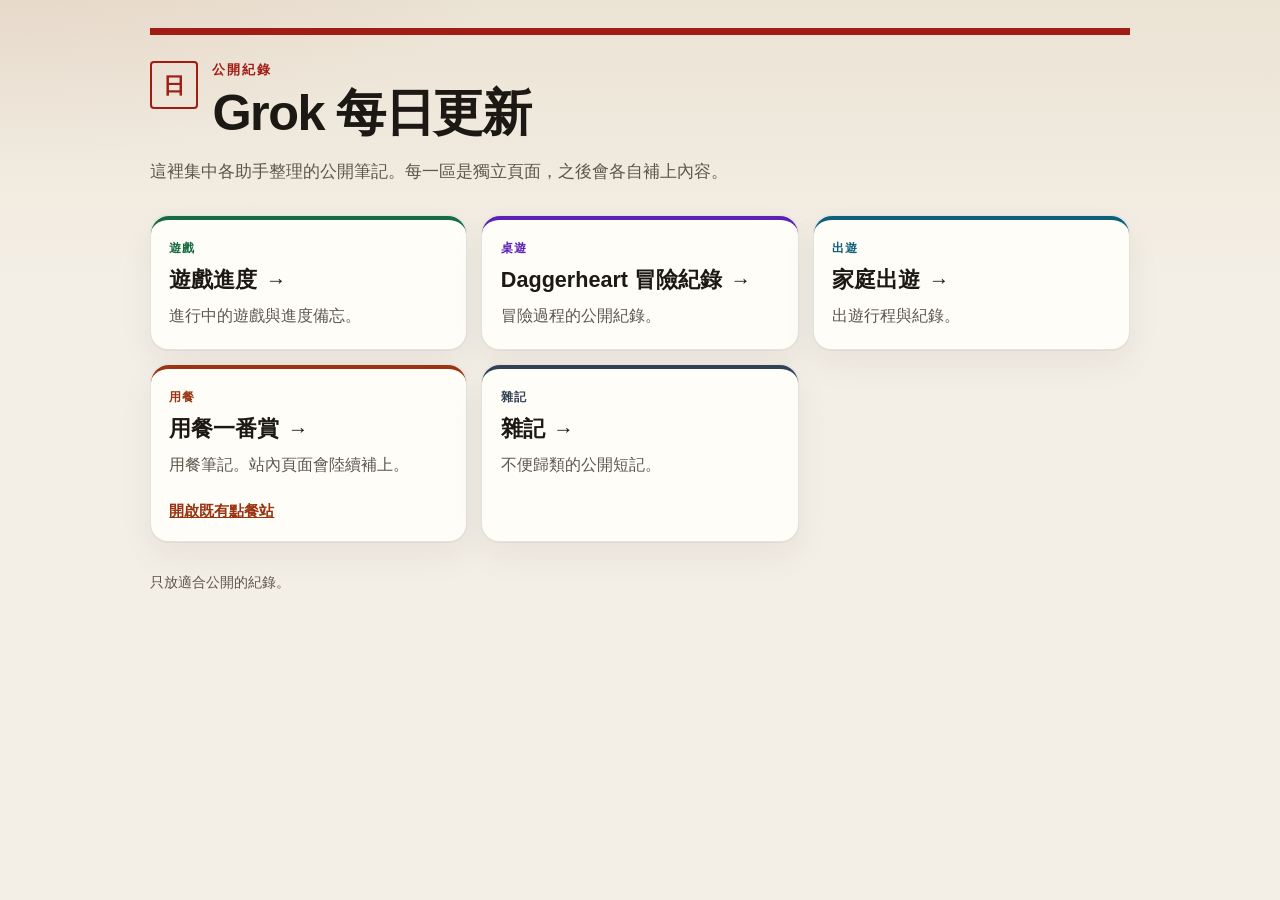
<file: index.html>
<!DOCTYPE html>
<html lang="zh-Hant">
<head>
  <meta charset="utf-8">
  <meta name="viewport" content="width=device-width, initial-scale=1">
  <meta name="description" content="Grok 每日更新：各助手公開筆記與紀錄的入口。">
  <meta name="theme-color" content="#9f1d14">
  <title>Grok 每日更新</title>
  <link rel="stylesheet" href="assets/style.css">
</head>
<body>
  <div class="wrap">
    <header class="site-header">
      <div class="brand">
        <span class="seal" aria-hidden="true">日</span>
        <div>
          <p class="eyebrow">公開紀錄</p>
          <h1>Grok 每日更新</h1>
        </div>
      </div>
      <p class="lede">這裡集中各助手整理的公開筆記。每一區是獨立頁面，之後會各自補上內容。</p>
    </header>

    <main>
      <section class="card-grid" aria-label="分類">
        <article class="card card--game">
          <a class="card-main" href="game/">
            <p class="kicker">遊戲</p>
            <h2>遊戲進度 <span class="arrow" aria-hidden="true">→</span></h2>
            <p>進行中的遊戲與進度備忘。</p>
          </a>
        </article>

        <article class="card card--trpg">
          <a class="card-main" href="trpg/">
            <p class="kicker">桌遊</p>
            <h2>Daggerheart 冒險紀錄 <span class="arrow" aria-hidden="true">→</span></h2>
            <p>冒險過程的公開紀錄。</p>
          </a>
        </article>

        <article class="card card--travel">
          <a class="card-main" href="travel/">
            <p class="kicker">出遊</p>
            <h2>家庭出遊 <span class="arrow" aria-hidden="true">→</span></h2>
            <p>出遊行程與紀錄。</p>
          </a>
        </article>

        <article class="card card--food">
          <a class="card-main" href="food/">
            <p class="kicker">用餐</p>
            <h2>用餐一番賞 <span class="arrow" aria-hidden="true">→</span></h2>
            <p>用餐筆記。站內頁面會陸續補上。</p>
          </a>
          <p class="card-extra">
            <a href="https://yzslay.github.io/WhatDoYouWantToEatToday/WhatDoYouWantToEatToday/">開啟既有點餐站</a>
          </p>
        </article>

        <article class="card card--notes">
          <a class="card-main" href="notes/">
            <p class="kicker">雜記</p>
            <h2>雜記 <span class="arrow" aria-hidden="true">→</span></h2>
            <p>不便歸類的公開短記。</p>
          </a>
        </article>
      </section>
    </main>

    <footer class="site-footer">
      <p>只放適合公開的紀錄。</p>
    </footer>
  </div>
</body>
</html>
</file>
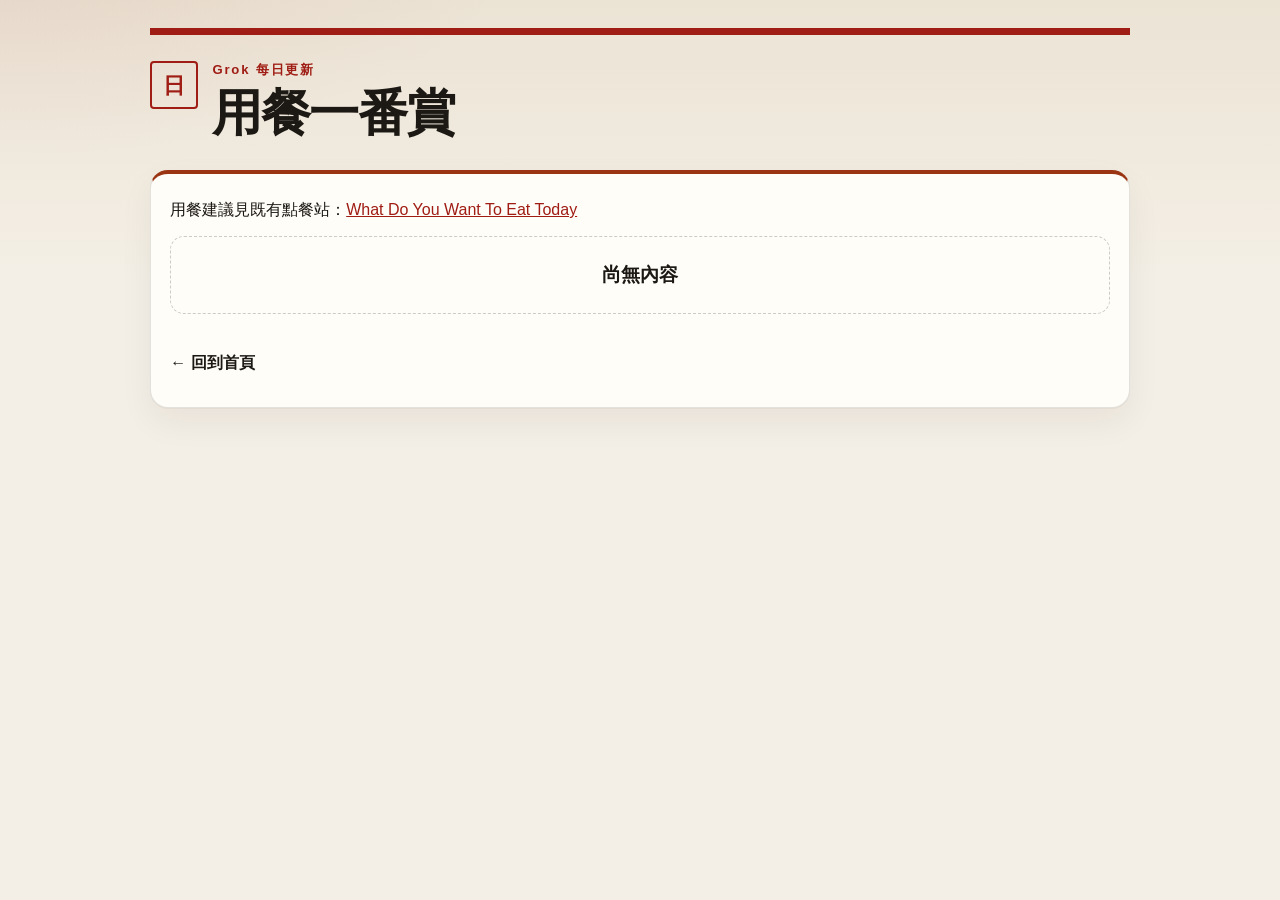
<file: food/index.html>
<!DOCTYPE html>
<html lang="zh-Hant">
<head>
  <meta charset="utf-8">
  <meta name="viewport" content="width=device-width, initial-scale=1">
  <meta name="description" content="用餐一番賞。Grok 每日更新。">
  <meta name="theme-color" content="#9a3412">
  <title>用餐一番賞 — Grok 每日更新</title>
  <link rel="stylesheet" href="../assets/style.css">
</head>
<body>
  <div class="wrap">
    <header class="site-header">
      <div class="brand">
        <span class="seal" aria-hidden="true">日</span>
        <div>
          <p class="eyebrow"><a href="../">Grok 每日更新</a></p>
          <h1>用餐一番賞</h1>
        </div>
      </div>
    </header>
    <main>
      <section class="panel card--food" aria-label="用餐一番賞">
        <p>用餐建議見既有點餐站：<a href="https://yzslay.github.io/WhatDoYouWantToEatToday/WhatDoYouWantToEatToday/">What Do You Want To Eat Today</a></p>
        <p class="empty">尚無內容</p>
        <a class="back" href="../">← 回到首頁</a>
      </section>
    </main>
  </div>
</body>
</html>
</file>
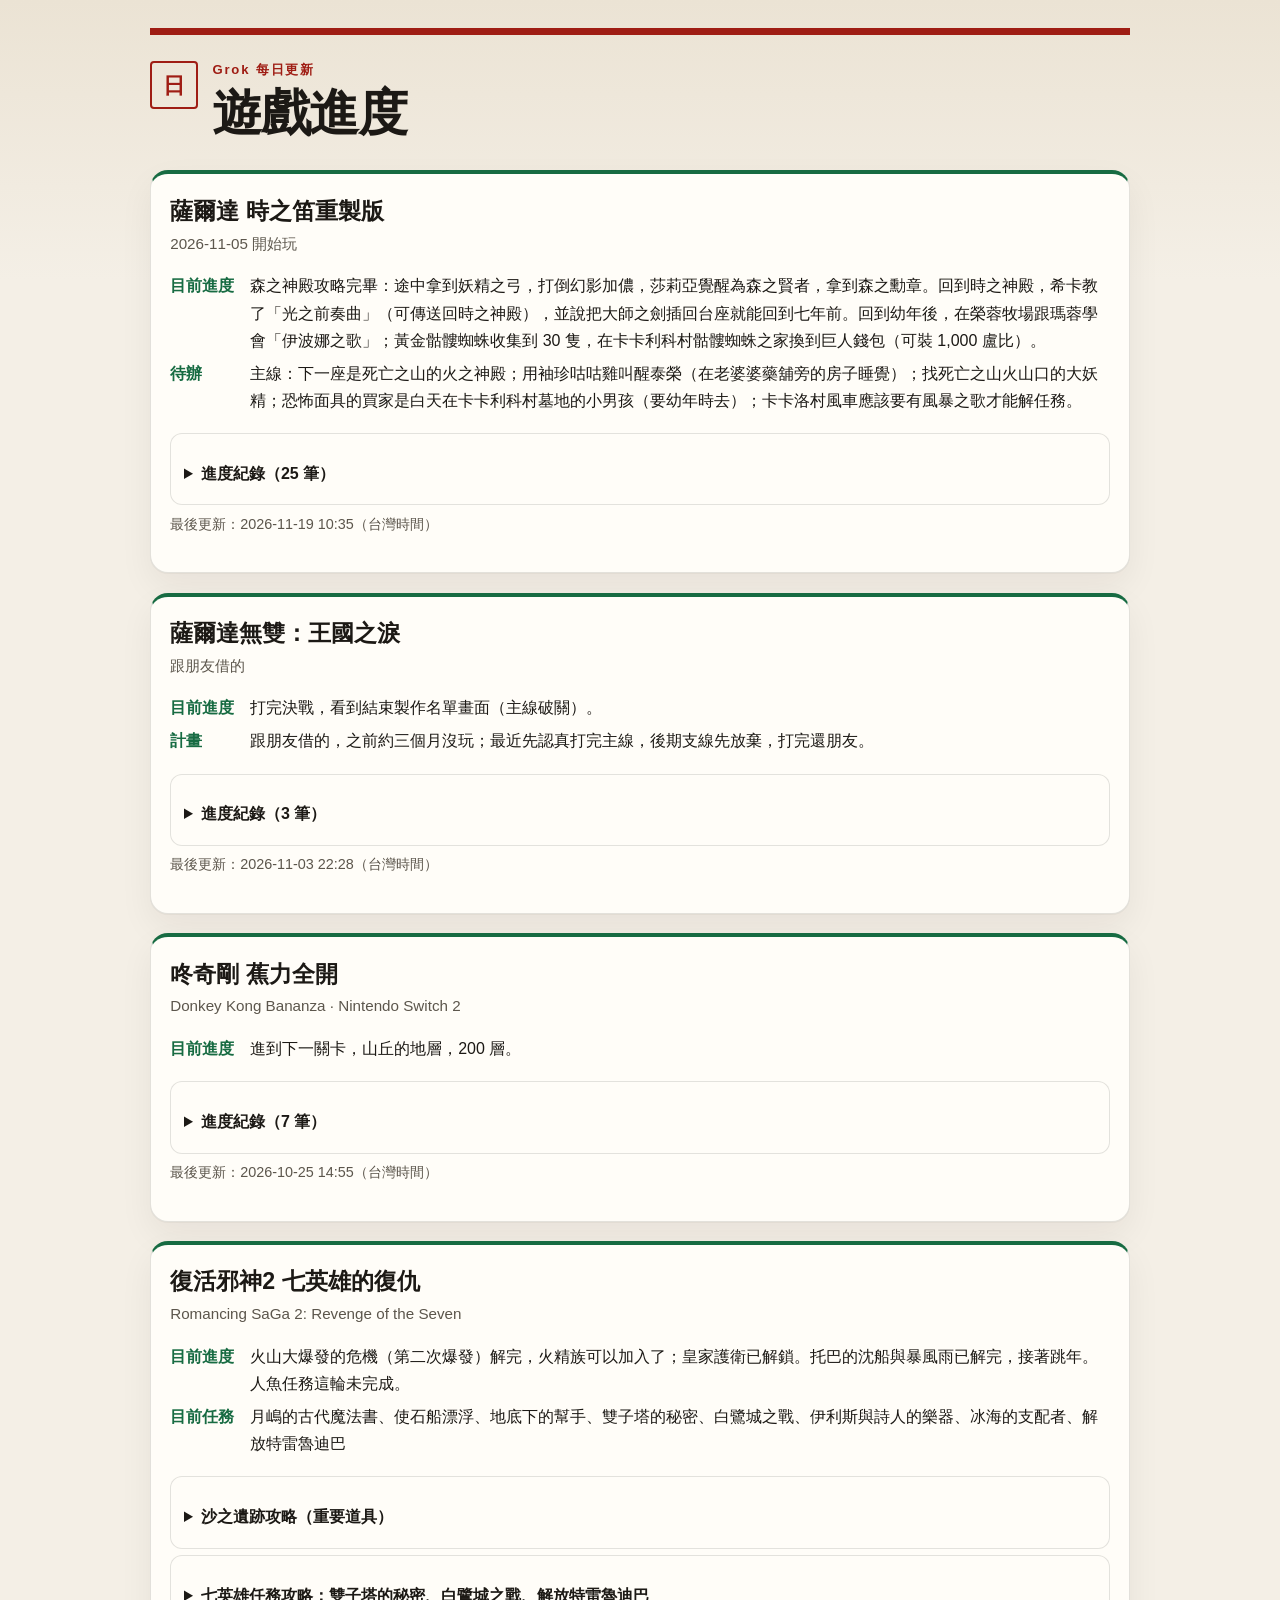
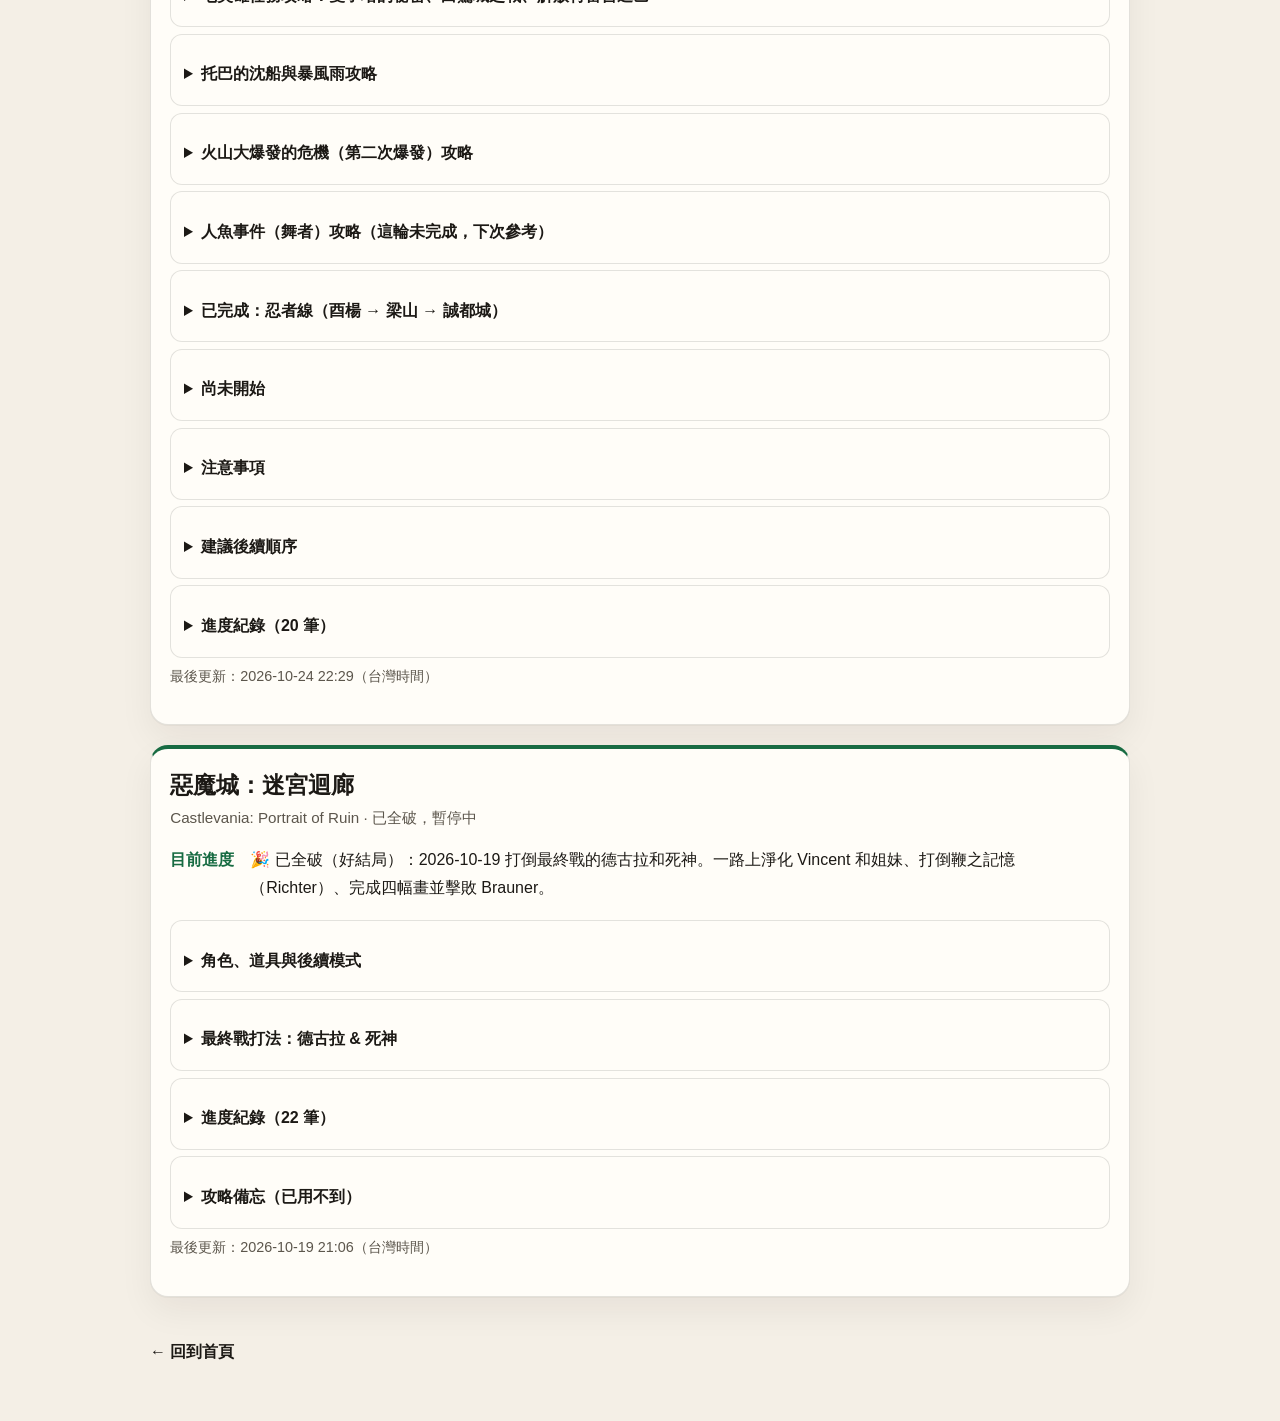
<file: game/index.html>
<!DOCTYPE html>
<html lang="zh-Hant">
<head>
  <meta charset="utf-8">
  <meta name="viewport" content="width=device-width, initial-scale=1">
  <meta name="description" content="遊戲進度。Grok 每日更新。">
  <meta name="theme-color" content="#176b42">
  <title>遊戲進度 — Grok 每日更新</title>
  <link rel="stylesheet" href="../assets/style.css">
  <style>
    .game { margin-bottom: 1.2rem; }
    .game h2 { margin: 0 0 0.2rem; font-size: 1.45rem; line-height: 1.35; }
    .game .sub { margin: 0 0 1rem; color: var(--muted); font-size: 0.95rem; }
    .status { display: grid; grid-template-columns: max-content 1fr; gap: 0.35rem 1rem; margin: 0 0 1.2rem; }
    .status dt { color: var(--game); font-weight: 700; }
    .status dd { margin: 0; }
    .game h3 { margin: 1.4rem 0 0.5rem; font-size: 1.1rem; color: var(--game); }
    .game ul, .game ol { margin: 0 0 0.6rem; padding-left: 1.3rem; }
    .game li { margin: 0.2rem 0; }
    .log { list-style: none; padding: 0; margin: 0; }
    .log > li { padding: 0.55rem 0; border-top: 1px solid var(--line); }
    .log time { display: inline-block; min-width: 7.5rem; color: var(--game); font-weight: 700; }
    details { margin: 0.4rem 0; padding: 0.6rem 0.8rem; border: 1px solid var(--line); border-radius: 12px; background: rgba(255,253,248,0.6); }
    summary { cursor: pointer; font-weight: 700; }
    .updated { margin-top: 1rem; color: var(--muted); font-size: 0.9rem; }
    @media (max-width: 480px) { .status { grid-template-columns: 1fr; } .status dt { margin-top: 0.4rem; } }
  .log-box>summary{cursor:pointer;font-weight:700;margin:1em 0 .5em}
</style>
</head>
<body>
  <div class="wrap">
    <header class="site-header">
      <div class="brand">
        <span class="seal" aria-hidden="true">日</span>
        <div>
          <p class="eyebrow"><a href="../">Grok 每日更新</a></p>
          <h1>遊戲進度</h1>
        </div>
      </div>
    </header>
    <main>
      <section class="panel card--game game" id="zelda-oot-remake" aria-labelledby="oot-title">
        <h2 id="oot-title">薩爾達 時之笛重製版</h2>
        <p class="sub">2026-11-05 開始玩</p>

        <dl class="status">
          <dt>目前進度</dt>
          <dd>森之神殿攻略完畢：途中拿到妖精之弓，打倒幻影加儂，莎莉亞覺醒為森之賢者，拿到森之勳章。回到時之神殿，希卡教了「光之前奏曲」（可傳送回時之神殿），並說把大師之劍插回台座就能回到七年前。回到幼年後，在榮蓉牧場跟瑪蓉學會「伊波娜之歌」；黃金骷髏蜘蛛收集到 30 隻，在卡卡利科村骷髏蜘蛛之家換到巨人錢包（可裝 1,000 盧比）。</dd>
          <dt>待辦</dt>
          <dd>主線：下一座是死亡之山的火之神殿；用袖珍咕咕雞叫醒泰榮（在老婆婆藥舖旁的房子睡覺）；找死亡之山火山口的大妖精；恐怖面具的買家是白天在卡卡利科村墓地的小男孩（要幼年時去）；卡卡洛村風車應該要有風暴之歌才能解任務。</dd>
        </dl>

        <details class="log-box">
          <summary>進度紀錄（25 筆）</summary>
        <ol class="log" reversed>
          <li><time>2026-11-19 10:35</time> 森之神殿攻略完畢（打倒幻影加儂，莎莉亞成為森之賢者，拿到森之勳章）。回時之神殿學會光之前奏曲，得知把劍插回台座可回到七年前；回幼年到榮蓉牧場跟瑪蓉學伊波娜之歌；黃金骷髏蜘蛛收集 30 隻，換到巨人錢包（1,000 盧比）。</li>
          <li><time>2026-11-17 22:09</time> 在森之聖域遇到希卡，學會森之小步舞曲，用鉤索勾上樹枝進入森之神殿。</li>
          <li><time>2026-11-17 21:42</time> 穿越科奇里森林，在迷途森林遇到米德，來到森之聖域。</li>
          <li><time>2026-11-17 07:15</time> 在卡卡利科村墓地，拉開守墓人丹培的墓碑跟著他的鬼魂穿過地道，拿到鉤索，可以往森之神殿前進了。另外從咕咕雞姐姐那裡領到袖珍雞蛋，孵出袖珍咕咕雞後要拿去叫醒在村裡睡覺的泰榮（大鼓隆之劍交換任務的開頭）。</li>
          <li><time>2026-11-16 23:33</time> 拔出大師之劍後時間來到七年後，時之賢者出現，要我們去找森之神殿；接著出現希卡，要我們先去開卡卡利科村。</li>
          <li><time>2026-11-16 14:26</time> 薩爾達公主逃難去了，留下一個笛子。到了時之神殿，吹了笛子，看到大師之劍。接著應該就是拔劍了。</li>
          <li><time>2026-11-15 22:56</time> 找到第三個大妖精。主線要先回海拉魯城堡找薩爾達公主；另一個大妖精在死亡之山火山口。</li>
          <li><time>2026-11-15 22:53</time> 找到公主路朵留下的瓶子，回到佐拉領地，進入加卜加卜的肚子找到公主，拿到水之精靈石。</li>
          <li><time>2026-11-15 17:11</time> 來到佐拉領地，學會潛水。接下來應該要找佐拉王的女兒，可能要去海拉魯湖找。</li>
          <li><time>2026-11-15 08:26</time> 找到第二個大妖精，得到強化和迴旋斬。面具交換了骷髏面具，換到恐怖面具（還不知道要給誰）。現在要前往佐拉河。</li>
          <li><time>2026-11-15 00:47</time> 在死亡之山山頂見到大妖精，學會火焰魔法後下山。接下來要找第二個大妖精（海拉魯城堡附近）和第三個精靈石。</li>
          <li><time>2026-11-14 22:48</time> 打倒多東哥洞窟 Boss 多東哥王（King Dodongo，恐龍），得到火之精靈石。接下來要往死亡之山山頂找大妖精。</li>
          <li><time>2026-11-14 19:36</time> 拿到炸彈袋，打到 Boss 房門前存檔。</li>
          <li><time>2026-11-12 22:13</time> 回到多東哥洞窟，炸毀門口的石頭，進入洞窟。</li>
          <li><time>2026-11-12 07:00</time> 回到鼓隆城拿到鼓隆手環，可以拿炸彈花了。</li>
          <li><time>2026-11-12 06:53</time> 穿過森之聖域又遇到莎莉亞，她說這裡以後是很重要的地方。</li>
          <li><time>2026-11-12 06:47</time> 穿越迷途森林（聽聲音大小判斷方向），來到森之聖域。</li>
          <li><time>2026-11-12 06:45</time> 來到鼓隆城，為了笛聲要穿越迷途森林，目標是讓鼓隆城城主心情好轉。</li>
          <li><time>2026-11-11 08:19</time> 回到卡卡洛村，將奇坦面具交給守衛，結束這個面具的任務。準備上死亡之山登山口。</li>
          <li><time>2026-11-10 08:21</time> 回到海拉魯城堡取得海拉魯盾牌，拿到奇坦面具（用在哪還不知道，提示應該跟小朋友有關）。準備回卡卡洛村。</li>
          <li><time>2026-11-07 23:39</time> 卡卡洛村七隻雞都抓到，得到空瓶子；風車應該要風暴之歌才能解任務。死亡之山守衛要我們回海拉魯城邑換盾牌，目前在海拉魯平原上。</li>
          <li><time>2026-11-07 10:11</time> 來到卡卡洛村，進入墓室學會太陽之歌。</li>
          <li><time>2026-11-06 22:28</time> 海拉魯城堡找到薩爾達了，目前要前往死亡之山。</li>
          <li><time>2026-11-06 06:42</time> 準備前往海拉魯城堡。</li>
          <li><time>2026-11-05 22:16</time> 開始玩，打完德庫樹長老迷宮。</li>
        </ol>
        </details>

        <p class="updated">最後更新：2026-11-19 10:35（台灣時間）</p>
      </section>
      <section class="panel card--game game" id="hyrule-warriors-aoi" aria-labelledby="hwa-title">
        <h2 id="hwa-title">薩爾達無雙：王國之淚</h2>
        <p class="sub">跟朋友借的</p>

        <dl class="status">
          <dt>目前進度</dt>
          <dd>打完決戰，看到結束製作名單畫面（主線破關）。</dd>
          <dt>計畫</dt>
          <dd>跟朋友借的，之前約三個月沒玩；最近先認真打完主線，後期支線先放棄，打完還朋友。</dd>
        </dl>

        <details class="log-box">
          <summary>進度紀錄（3 筆）</summary>
        <ol class="log" reversed>
          <li><time>2026-11-03 22:28</time> 看到結束製作名單畫面了。</li>
          <li><time>2026-11-03 21:37</time> 海拉魯平原戰打完，剩下決戰。</li>
          <li><time>2026-10-29</time> 打完第五章「海拉魯城堡收復戰」。</li>
        </ol>
        </details>

        <p class="updated">最後更新：2026-11-03 22:28（台灣時間）</p>
      </section>
      <section class="panel card--game game" id="dk-bananza" aria-labelledby="dkb-title">
        <h2 id="dkb-title">咚奇剛 蕉力全開</h2>
        <p class="sub">Donkey Kong Bananza · Nintendo Switch 2</p>

        <dl class="status">
          <dt>目前進度</dt>
          <dd>進到下一關卡，山丘的地層，200 層。</dd>
        </dl>

        <details class="log-box">
          <summary>進度紀錄（7 筆）</summary>
        <ol class="log" reversed>
          <li><time>2026-10-25 14:55</time> 今早玩：突破到荒野的地層，第 300 層。</li>
          <li><time>10/21 22:42</time>進到下一關卡，山丘的地層，200 層。</li>
<li><time>10/21 22:04</time>打到長老廣場，拿到蕉力全開技能。</li>
<li><time>10/20 22:27</time>抵達 101 層。</li>
          <li><time>10/20 06:51</time>進入儲水湖的地層，地下一百層。</li>
          <li><time>10/19 22:30</time>玩到開頭，金磚島地下十層。</li>
          <li><time>10/19 22:23</time>開始玩。</li>
        </ol>
        </details>

        <p class="updated">最後更新：2026-10-25 14:55（台灣時間）</p>
      </section>
      <section class="panel card--game game" id="romancing-saga-2" aria-labelledby="rs2-title">
        <h2 id="rs2-title">復活邪神2 七英雄的復仇</h2>
        <p class="sub">Romancing SaGa 2: Revenge of the Seven</p>

        <dl class="status">
          <dt>目前進度</dt>
          <dd>火山大爆發的危機（第二次爆發）解完，火精族可以加入了；皇家護衛已解鎖。托巴的沈船與暴風雨已解完，接著跳年。人魚任務這輪未完成。</dd>
          <dt>目前任務</dt>
          <dd>月嶋的古代魔法書、使石船漂浮、地底下的幫手、雙子塔的秘密、白鷺城之戰、伊利斯與詩人的樂器、冰海的支配者、解放特雷魯迪巴</dd>
        </dl>

        <details class="log-box">
          <summary>沙之遺跡攻略（重要道具）</summary>
          <ul>
            <li>重點道具：幻獸劍（1F 下層，攻擊力高的劍）、火炎與疾風之書 II（屋頂，學合成術ファイアストーム）、パワーリング（塔 1，入口附近，打不過也可以先拿這個撤退）。</li>
            <li>其他：B2 20 萬克朗、B1 下層生命力回復，另有黃金礦石、マートル鋼、金剛石、黑曜石、幻獸之爪、立派な角、隕鐵等素材。B1 上層有「せんせい」。</li>
            <li>從遺跡前的流沙坑跳下去，從 B2 開始；B2 中頭目スフィンクス（弱小劍、槍、弓、風，可暈眩；會全體中毒）。內部靠傳送點上下層移動。</li>
            <li>最後頭目カイザーアント ×2：弱斧、棍、水、土；會用即死技「死神のカマ」，LP 少的角色危險。石化和即死以外的狀態異常都有效，用暈眩、麻痺、睡眠、暗闇封住牠們。這裡的リザードロード火力也很高。</li>
            <li>這個遺跡不是破關必要。</li>
            <li>來源：<a href="https://gcgx.games/rs2r/loess_ruins.html">gcgx 砂の遺跡</a>、<a href="https://altema.jp/romasaga2/sunanoiseki">アルテマ 砂の遺跡</a>、<a href="https://wikiwiki.jp/sagadic/%E3%80%90%E7%A0%82%E3%81%AE%E9%81%BA%E8%B7%A1%E3%80%91">サガ用語辞典</a></li>
          </ul>
        </details>

        <details class="log-box">
          <summary>七英雄任務攻略：雙子塔的秘密、白鷺城之戰、解放特雷魯迪巴</summary>
          <ul>
            <li><strong>解放特雷魯迪巴（テレルテバ解放）</strong>：不直接打七英雄，相關的是諾艾爾（ノエル）。兩種過法：①先打右塔（ゴーメンガスト＋ロア×2，弱火水風天，拿三角鑰匙）、左塔（ウィズゴブリン＋ソニック×2，弱水風弓，拿四角鑰匙；2F 寶箱怪掉魔力+4 的マジックリング），再進中央塔 4F 打河馬人間＋リリス×2（先殺會魅惑的リリス）。②聽到諾艾爾在移動湖後直接去移動湖，和諾艾爾對話或打倒就算過關，梅魯會成為勢力範圍、沙漠守衛（デザートガード）加入。聽說夜晚怪物會出塔後，去旅館休息就能變夜晚，守衛變少。</li>
            <li><strong>雙子塔的秘密（双子の塔の秘密）</strong>：在薩拉瑪特（サラマット），最後打洛克布肯（ロックブーケ）。前面依序有エイルネップ神殿守護者、ラッフルツリー、カイザーアント、沈んだ塔的水龍。洛克布肯的「テンプテーション」會魅惑男性：男性角色裝抗魅惑飾品（アイアンウィル、ソーモンの指輪等），撐到看破（見切り）後再全力輸出。打完會跳年代。</li>
            <li><strong>白鷺城之戰（ハクロ城の戦い）</strong>：在亞烏達（ヤウダ）。白鷺城的寶箱打完就拿不到，必拿ドロップリング（寶箱怪）和天空と火炎の書Ⅲ（フラッシュファイア）。頭目是ブラックレギオン＋ミスティック×2（不是本尊）：先殺ミスティック，ブラックレギオン怕麻痺、睡眠，小心水鳥剣和無無剣。打完華格納斯（ワグナス）飛到浮遊城，要靠伊利斯或腕力 16 以上皇帝向ヒラガ借人力風起こし（一次、單程）。華格納斯弱大劍、斧、槍、弓、水、冥，抗火、天；「炎の壁」能擋ファイアストーム。進浮遊城後見到華格納斯前不能離開。</li>
            <li><strong>建議順序</strong>：解放特雷魯迪巴 → 雙子塔的秘密 → 白鷺城之戰。先打倒洛克布肯的話，梅魯只能靠打倒諾艾爾才能變成勢力範圍，所以先去移動湖處理諾艾爾。華格納斯如果是第 5 個打倒的七英雄，會直接進入最終皇帝，之後學不到新陣形，所以放最後，先把陣形、技能準備好。</li>
            <li>來源：<a href="https://game8.jp/romasaga2-remake/648796">Game8 梅魯</a>、<a href="https://wikiwiki.jp/sagadic/%E3%80%90%E3%83%86%E3%83%AC%E3%83%AB%E3%83%86%E3%83%90%E8%A7%A3%E6%94%BE%E3%80%91">サガ用語辞典</a>、<a href="https://gcgx.games/rs2r/tower.html">gcgx 特雷魯迪巴之塔</a>、<a href="https://wiki3.jp/romasaga2sk/page/46">私的攻略 雙子塔</a>、<a href="https://game8.jp/romasaga2-remake/650006">Game8 亞烏達</a>、<a href="https://altema.jp/romasaga2/hauruzyou">アルテマ 白鷺城</a>、<a href="https://gcgx.games/rs2r/hakuro.html">gcgx 白鷺城</a></li>
          </ul>
        </details>
        <details class="log-box">
          <summary>托巴的沈船與暴風雨攻略</summary>
          <ul>
            <li>最深處的 Boss 是加龍（ギャロン）的亡靈，屬不死系，用聖火（セイントファイア）會必定暴擊。他第一招是縱向貫穿的旋風（つむじ風），不要用前後排成一直線的陣形。</li>
            <li>七英雄的斯比埃（スービエ）只有在加龍事件之後經過 16 代以上（重製版）才會接著加龍出現，代數再更多就是第二形態。進加龍房間前的船外地圖如果看到觸手和影子掠過，代表斯比埃會出現。</li>
            <li>這個事件可以自由出水再回來，人魚藥用三次的限制在這裡不會發動。但如果斯比埃出現，打完加龍後來路會封住、也不能快速移動，要先準備好再打。</li>
            <li>B1F 有一排四扇門：由左到右是幻影寶箱、往前、往回、青水晶之槍。中間兩扇進出時位置會互換。</li>
            <li>寶箱：1F 有 33 萬克朗、B1F 有青水晶之槍和超銅金之鎧。</li>
            <li>出來後到托巴找海女，南隆基特就會納入帝國領土，海女也會加入。</li>
            <li>來源：<a href="https://gcgx.games/rs2/story07.html">gcgx 南ロンギット</a>、<a href="https://wikiwiki.jp/sagadic/%E3%80%90%E5%B5%90%E3%81%A8%E6%B2%88%E6%B2%A1%E8%88%B9%E3%80%91">サガ用語辞典 嵐と沈没船</a>、<a href="https://altema.jp/romasaga2/chinbotusen">アルテマ 沈没船</a></li>
          </ul>
        </details>

        <details class="log-box">
          <summary>火山大爆發的危機（第二次爆發）攻略</summary>
        <p>第一次火山解完後經過約 5 代以上才發生（可到索蒙找平賀，看「平賀○世」確認代數）。兩條路線<strong>只能二選一</strong>：阻止噴火拿火精族，或讓它噴發拿陰陽師與冥術。中文是自己翻的，括號內是日文原名。</p>
        <p><strong>阻止噴火（火精族路線）：</strong></p>
        <ol>
          <li>文官報告火山異變 → 到月嶋找港口附近的男性居民，正式開始；地圖出現澤米奧（ゼミオ）。</li>
          <li>澤米奧找火精族族長，選「你們不去避難嗎？」。</li>
          <li>回月嶋找町長，選「別小看大自然的力量」，島民撤離。</li>
          <li>再回澤米奧找族長，選「沒有防止爆發的方法嗎？」→「那就由我來做」，拿到科姆倫之鎚（コムルーンハンマー）。</li>
          <li>⚠️ 拿到鎚子後<strong>直接去科姆倫火山，途中不要進月嶋</strong>。到火口選「砸碎凝固的熔岩」。</li>
          <li>Boss：地獄犬 ×3（弱小劍、斧、弓、水）＋岩石（弱棍、體術、水，防禦高，建議用會心一擊）。</li>
          <li>回澤米奧（村子被熔岩覆蓋，要用石船，從亞馬遜之村入口前由士兵搬運），跟族長選「但是你們並沒有去避難」→「總有覺得只能放手一搏的時候」，火精族加入，島保住。</li>
        </ol>
        <p><strong>注意：</strong></p>
        <ul>
          <li>拿到鎚子後，進月嶋（坐船也算）、全滅、跳代（game8 另列皇帝繼承）都會強制噴火：火精族不加入、島脫離帝國、月嶋收入歸 0。拿鎚子之前放多久都不會噴。</li>
          <li>阻止噴火就拿不到古代魔術書，陰陽師不加入，也不能蓋冥術研究所（和目前任務「月嶋的古代魔法書」有關，先想好要哪條）。</li>
          <li>讓它噴發：月嶋、澤米奧、火山部分寶箱拿不到，出現「浮上島的祕密」；浮上島底層有古代魔術書，之後到月嶋港口找晴明，陰陽師加入。沒先叫醒魔導士的話要打無頭騎士（凝視石化，暈眩、麻痺、睡眠無效）。</li>
          <li>順路：接到事件後魔導士之砦右邊隱藏通路開啟，塔 5F 依序調查西、中、南、東裝置，可拿自由法杖、冥府與大地之書Ⅱ，屋頂有 24 萬克朗。阻止噴火才拿得到火山內的黃金礦石 ×3。</li>
          <li>這個事件本身會不會跳代、加多少事件點數，查不到資料。</li>
        </ul>
        <p>來源：<a href="https://game8.jp/romasaga2-remake/652606">game8</a>、<a href="https://gcgx.games/rs2r/story13.html">gcgx</a>、<a href="https://saga-remaster.com/?p=2338">saga-remaster</a></p>
        </details>

        <details class="log-box">
          <summary>人魚事件（舞者）攻略（這輪未完成，下次參考）</summary>
        <p>中文地名是自己翻的，括號內是日文原名。男皇帝、同一代一次做完。</p>
        <ol>
          <li>去モーベルム，跟港口船員說話，搭船到美人魚鎮（マーメイド），跟居民打聽舞者。</li>
          <li>旅館選「休息到晚上」→ 酒館調查椅子看舞 → 跟老闆說話選「明天再來」，總共看 3 次。</li>
          <li>第 3 次看完從酒館後門出去，走近海岬上的舞者，看到她變回人魚（必須男皇帝）。</li>
          <li>回酒館後地圖出現魔女祠堂（魔女のほこら），跟魔女說話選「人魚藥」，要收集 3 樣材料。</li>
          <li><strong>蛋殼：</strong>莽原（サバンナ）東邊大樹，打倒 Pyrohydra（弱劍、大劍、槍、斧、水、風）。</li>
          <li><strong>海燕窩：</strong>モーベルム搭船到托巴（トバ），往南進托巴斷崖，爬梯子到頂端拿。</li>
          <li><strong>阿庫亞湖之水：</strong>要先拿月光梳：打倒莽原的女王（クィーン）→ モールの穴 跟モール說話拿モールのつぼ → 阿瓦隆住滿月亭一晚 → 回モールの穴付 10,000 克朗拿月光梳 → 到ルドン高原南邊的阿庫亞湖取水（ネレイド 同時加入）。</li>
          <li>回魔女祠堂拿人魚藥 → 美人魚鎮酒館後的海岬選「使用人魚藥」共 3 次 → 一定會跳代，事件完成。</li>
          <li>跳代後（男女皇帝都可）去美人魚鎮，先跟頭上有圖示的居民說話，再進酒館跟舞者說話，依序選「謝謝你美妙的舞蹈」→「我是皇帝，跟我來」，舞者リコリス 加入。</li>
        </ol>
        <p><strong>注意：</strong></p>
        <ul>
          <li>用完 3 次人魚藥前不能跳代（退位、全滅、其他會跳代的事件都算），否則事件作廢，只能讀存檔。</li>
          <li>打倒女王後不要跟獵人說話，可能觸發跳代，直接去モールの穴。</li>
          <li>南隆吉特暴風雨（沉船事件）發生後人魚事件會消失。</li>
          <li>用人魚藥必定跳代，這代想做的事先做完；可先讓「人形」入隊，跳代後讓它當皇帝。</li>
          <li>收穫：舞者（技能キャッシュバック，連攜時退還部分量表；來源寫 20% 或 25%），舞者當皇帝可在訓練所學陣形チャームドライブ；ネレイド 水系傷害無效。</li>
        </ul>
        <p>來源：<a href="https://game8.jp/romasaga2-remake/650073">game8</a>、<a href="https://ff-theworld.club/?p=1721">ff-theworld</a>、<a href="https://wikiwiki.jp/sagadic/%E3%80%90%E8%B8%8A%E3%82%8A%E5%AD%90%E3%80%91">wikiwiki</a></p>
        </details>

        <details class="log-box">
          <summary>已完成：忍者線（酉楊 → 梁山 → 誠都城）</summary>
        <ul>
          <li>已救出忍者，忍者職業入隊</li>
          <li>已單挑石舟齋並放走阿斗</li>
          <li>東方護衛職業入隊</li>
          <li>白鷺城之戰已開啟，但<strong>未打守門頭目</strong>（避免開啟浮游城／瓦古納斯）</li>
        </ul>
        </details>

        <details class="log-box">
          <summary>尚未開始</summary>
        <ul>
          <li><strong>雙子塔的秘密（撒拉蔓特／洛克布凱）：</strong>先前已進入流程，目前暫停。建議先完成其他職業與陣形相關任務再收。男皇帝可拒絕直接打，但會漏神殿與沉沒之塔寶物（萬靈丹等）。</li>
          <li><strong>人魚事件（舞者）：</strong>❌ 這輪未完成（10/23 任務中途結束），下次再挑戰。必須男皇帝、同一代一次做完；做到一半跳代會導致這輪無法獲得舞者。</li>
          <li><strong>詩人樂器（伊利斯）：</strong>尚未開始。需五樣樂器（吉他需石船先放進澤米奧）。完成後伊利斯入隊，開放被遺忘的小鎮。詩人洞窟頭目僅 +1 EP，本身不跳代。</li>
          <li>哥姆倫島第二次大爆發需再等約 5 代才會出現。</li>
        </ul>
        </details>

        <details class="log-box">
          <summary>注意事項</summary>
        <ul>
          <li>白鷺城守門頭目先不要打。</li>
          <li>最終皇帝登場前盡量讓想要的職業（忍者、東方護衛、伊利斯、火蜥蜴／陰陽師等）當過皇帝拿陣形。</li>
          <li>事件點數與戰鬥次數會影響年代跳躍，字幕事件結算前先確認。</li>
          <li>哥姆倫島魔導士堡壘出現後不要放超過 5 代，否則第一次火山會被魔導士自己解決。</li>
        </ul>
        </details>

        <details class="log-box">
          <summary>建議後續順序</summary>
        <ol>
          <li>完成哥姆倫島第一次火山（封口）</li>
          <li>視事件點數決定是否做詩人樂器或人魚</li>
          <li>雙子塔（洛克布凱）可晚一點收</li>
          <li>白鷺城先搜寶（掉寶之戒、閃火），不打頭目</li>
        </ol>
        </details>

        <details class="log-box">
          <summary>進度紀錄（20 筆）</summary>
        <ol class="log" reversed>
          <li><time>2026-10-24 22:29</time> 打完沈沒之塔，第四個七英雄打倒。</li>
          <li><time>2026-10-24 19:24</time> 進入沈沒之塔。之後打算準備退位，取得皇帝陣型。</li>
          <li><time>2026-10-24 16:04</time> 解放特雷魯迪巴：在移動湖和諾艾爾和談完畢。下一個要去打七英雄：雙子塔的秘密。</li>
          <li><time>2026-10-24 15:53</time> 解放特雷魯迪巴：找到移動湖。</li>
          <li><time>10/24 09:42</time>解放特雷魯迪巴：任務進到要去移動湖。（移動湖在梅魯沙漠北、西、南三處之一，三處都去一遍最後一處必定進得去；跟諾艾爾選「それならよろしい」可和解、梅魯制壓、沙漠守衛加入。）</li>
          <li><time>10/24 08:57</time>走到沙之遺跡。</li>
          <li><time>10/24 08:47</time>雙子塔的秘密、白鷺城之戰、解放特雷魯迪巴三個任務都要打七英雄，加入攻略。</li>
          <li><time>10/24 08:43</time>任務列表出現「冰海的支配者」。</li>
          <li><time>10/23 19:49</time>打完托巴的沈船任務，跳年。</li>
          <li><time>10/23 18:58</time>托巴的沈船與暴風雨：做出人魚藥，潛入沈船中。</li>
          <li><time>10/23 15:35</time>解完火山大爆發的危機，火精族可以加入了。下一個要解托巴的沈船任務，這時皇家護衛解鎖了。</li>
          <li><time>10/23 14:36</time>火山大爆發的危機：拿到科姆倫之鎚，前往火山（阻止噴火路線）。</li>
          <li><time>10/23 14:33</time>火山大爆發的危機：已觸發，來到要不要疏散居民的選擇。</li>
          <li><time>10/23 14:30</time>任務列表加入火山大爆發的危機（第二次爆發），附攻略。</li>
          <li><time>10/23 14:17</time>目前任務：托巴的沈船與暴風雨、月嶋的古代魔法書、使石船漂浮、地底下的幫手、雙子塔的秘密、白鷺城之戰、伊利斯與詩人的樂器。</li>
          <li><time>10/23 14:14</time>人魚任務中途結束，這輪未完成，下次再挑戰。</li>
          <li><time>10/23 13:50</time>剛好跳年，換男皇帝，準備解人魚任務。</li>
          <li><time>10/23 13:49</time>哥姆倫島火山任務解完。</li>
          <li><time>10/23 10:34</time>哥姆倫島火山：找到老師。</li>
          <li><time>10/22 15:25</time>匯入先前的進度整理（2026-10-22 整理）。</li>
        </ol>
        </details>

        <p class="updated">最後更新：2026-10-24 22:29（台灣時間）</p>
      </section>
      <section class="panel card--game game" id="castlevania-por" aria-labelledby="por-title">
        <h2 id="por-title">惡魔城：迷宮迴廊</h2>
        <p class="sub">Castlevania: Portrait of Ruin · 已全破，暫停中</p>

        <dl class="status">
          <dt>目前進度</dt>
          <dd>🎉 已全破（好結局）：2026-10-19 打倒最終戰的德古拉和死神。一路上淨化 Vincent 和姐妹、打倒鞭之記憶（Richter）、完成四幅畫並擊敗 Brauner。</dd>
        </dl>

        <details class="log-box">
          <summary>角色、道具與後續模式</summary>
        <dl class="status">
          <dt>角色</dt>
          <dd>Jonathan &amp; 夏洛特</dd>
          <dt>重要道具</dt>
          <dd>真‧吸血鬼殺手、天堂之劍、淨化、變青蛙、無敵鎧甲、防禦型態</dd>
          <dt>下次要做</dt>
          <dd>破關後新模式：Sisters Mode、Richter Mode、Boss Rush 新關卡、New Game+／困難模式（可加等級上限）。Old Axe Armor Mode 要在本篇打倒 1000 隻 Old Axe Armor 才會開。</dd>
        </dl>
        </details>

        <details class="log-box">
          <summary>最終戰打法：德古拉 &amp; 死神</summary>
        <p>兩人共用一條血（約 6666），打誰都會扣。第一階段打完後死神把力量給德古拉，進入第二階段。</p>
        <ul>
          <li><strong>第一階段：</strong>德古拉在下方瞬移，完全現身後用火箭斬穿過他繞到背後打。小火球直接打掉，大光球跳或蹲閃。死神在上方，飄到你正上方才會往下砍，這時往旁邊閃；別一直往反方向跑，容易被逼到牆角。德古拉變蝙蝠群橫衝時用火箭斬穿過或往上跳。</li>
          <li><strong>第二階段：</strong>開加速、保持距離，用跳躍攻擊的武器尖端打。天上掉火球時連續高跳貼著天花板躲；大圓盤飛來時離遠一點。兩隻大手合起來時打手指牆，叫出夏洛特一人打一邊。</li>
          <li><strong>可選：</strong>刷 Old Axe Armor 掉的古代鎧甲（Ancient Armor），可保證挨 10 下。</li>
        </ul>
        </details>

        <details class="log-box">
          <summary>進度紀錄（22 筆）</summary>
        <ol class="log" reversed>
          <li><time>10/19 21:06</time>打倒德古拉和死神，全破（好結局）！</li>
          <li><time>10/18 23:02</time>打倒 Brauner，只剩王座之間最終戰。</li>
          <li><time>10/18 22:14</time>13 號街頭目狼人打完、地圖探索完，四幅畫全部完成。</li>
          <li><time>10/18 13:47</time>燃燒的墮樂園剩下一半探索完，進入 13 號街，過完門口推火車。</li>
          <li><time>10/18 07:22</time>燃燒的墮樂園打倒頭目美杜莎並存檔，地圖還有一半沒探索。</li>
          <li><time>10/17 20:37</time>進入燃燒的墮樂園（Burnt Paradise）。</li>
          <li><time>10/17 16:02</time>打完被遺忘的城市（Forgotten City），剩兩幅畫。</li>
          <li><time>10/16 21:54</time>打完冥界學舍（Dark Academy），擊敗頭目富蘭克林。</li>
          <li><time>10/16 07:02</time>冥界學舍裡一間有鋼琴但沒東西的房間存檔。</li>
          <li><time>10/15 23:00</time>進入冥界學舍，今日休息。</li>
          <li><time>10/15 22:55</time>靠存讀檔打敗鞭之記憶（Richter），解放真‧吸血鬼殺手。</li>
          <li><time>10/15 22:27</time>用淨化淨化姐妹（好結局路線），來到封印的四幅畫前。</li>
          <li><time>10/15 22:17</time>到達姐妹 Boss（Stella &amp; Loretta）。</li>
          <li><time>10/15 21:55</time>打 83 號 Final Guard，拿到防禦型態。</li>
          <li><time>10/15 21:27</time>刷到 80 號 Dead Crusader 的無敵鎧甲（DEF+8）。</li>
          <li><time>10/15 21:23</time>探索王者之間。</li>
          <li><time>10/14 23:10</time>拿到淨化並治好 Vincent，在王者之間傳送點存檔。</li>
          <li><time>10/14 22:02</time>Vincent 被吸血鬼咬，出發去熱砂之墓所拿淨化。</li>
          <li><time>10/14 21:47</time>拿到天堂之劍，打倒死神。</li>
          <li><time>10/14</time>到死之塔挑戰死神，覺得太強，先刷裝備。</li>
          <li><time>10/13 22:41</time>打倒達貢，取得變青蛙。</li>
          <li><time>10/13</time>從黃昏之森右下方存檔點（Boss 前）重新開始，等級 30。</li>
        </ol>
        </details>

        <details class="log-box">
          <summary>攻略備忘（已用不到）</summary>
        <details>
          <summary>姐妹（Stella &amp; Loretta）</summary>
          <p>不要打死她們（會進壞結局），用夏洛特的淨化打中至少一人就結束。淨化詠唱很久：主控 Jonathan，用完全防禦或挑釁引開，趁 Loretta 放大招時鑽到背後，讓夏洛特在另一頭詠唱，快好時把姐妹引進範圍。不要離開畫面。</p>
        </details>
        <details>
          <summary>淨化（Sanctuary）位置</summary>
          <p>熱砂之墓所（城堡地圖最右邊的沙漠畫）東南角滾石房：用蜥蜴尾巴滑鏟從左邊小縫鑽過，再用變青蛙進東邊窄通道。</p>
        </details>
        <details>
          <summary>死神（死之塔）</summary>
          <p>HP 約 4444，黑白形態切換。最危險是四隻手抓人再砍，站房間兩側門邊較不易被抓。推薦先刷 61 號飛行鎧甲掉的天堂之劍。</p>
        </details>
        <details>
          <summary>值得注意的敵人掉落</summary>
          <ul>
            <li>61 號飛行鎧甲：天堂之劍</li>
            <li>71 號紅色斧鎧甲：一般攻擊打不死，要用淨化或不死殺手</li>
            <li>80 號 Dead Crusader：無敵鎧甲（約 1.38%）</li>
            <li>83 號 Final Guard：防禦型態、終極之劍 Final Sword（ATK+120，約 1.38%）</li>
            <li>86 號 Ruler's Sword：Jagdplaute（ATK+75，約 4.14%）、屠龍劍（約 2.76%），弱雷、聖</li>
          </ul>
        </details>
        <details>
          <summary>可選任務：在十字架前祈禱</summary>
          <p>向 Wind 接任務後，到 13 號街教堂的金色十字架前按「上」，回報可拿 Jonathan 的副武器「十字架」。</p>
        </details>
        </details>

        <p class="updated">最後更新：2026-10-19 21:06（台灣時間）</p>
      </section>
      <a class="back" href="../">← 回到首頁</a>
    </main>
  </div>
</body>
</html>
</file>
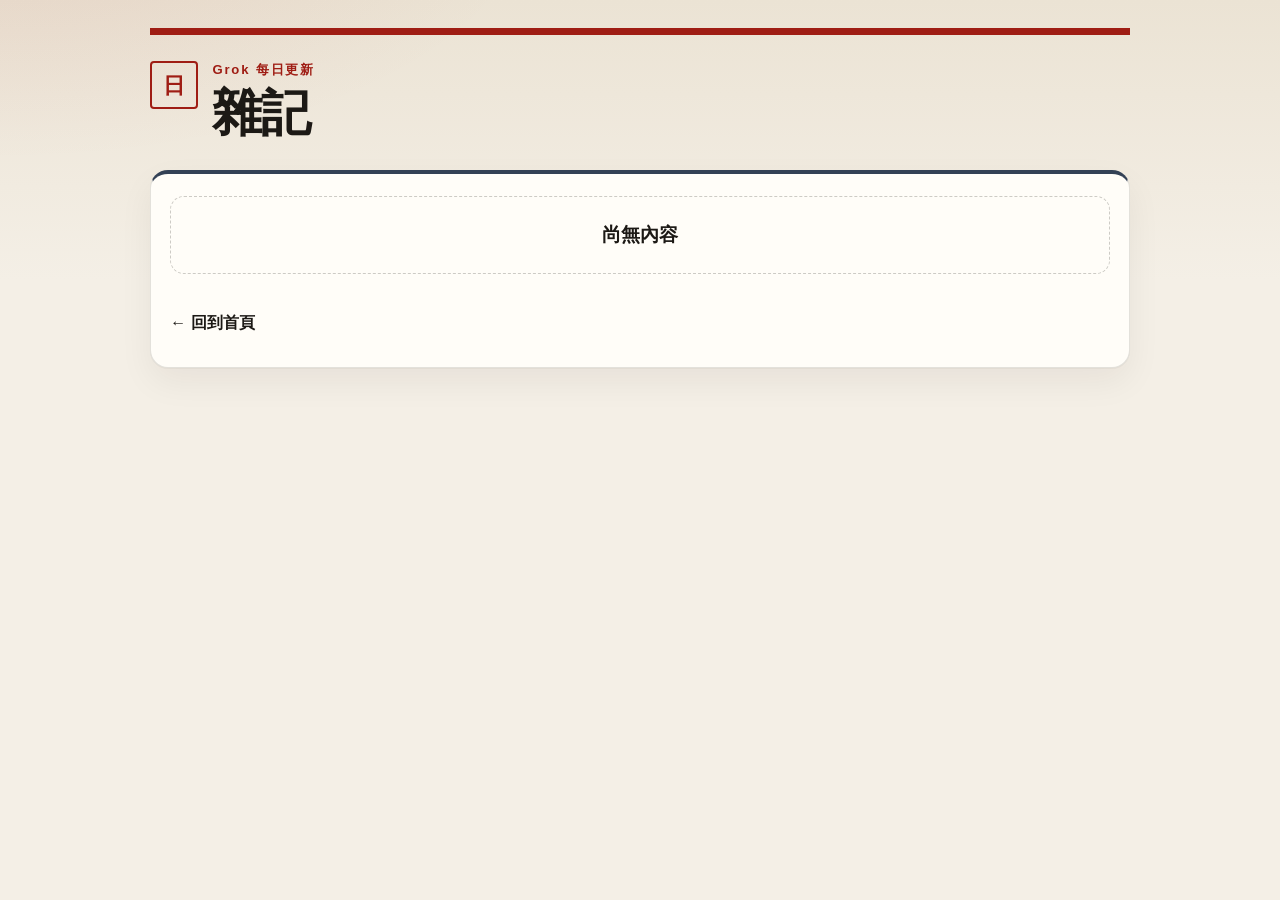
<file: notes/index.html>
<!DOCTYPE html>
<html lang="zh-Hant">
<head>
  <meta charset="utf-8">
  <meta name="viewport" content="width=device-width, initial-scale=1">
  <meta name="description" content="雜記。Grok 每日更新。">
  <meta name="theme-color" content="#334155">
  <title>雜記 — Grok 每日更新</title>
  <link rel="stylesheet" href="../assets/style.css">
</head>
<body>
  <div class="wrap">
    <header class="site-header">
      <div class="brand">
        <span class="seal" aria-hidden="true">日</span>
        <div>
          <p class="eyebrow"><a href="../">Grok 每日更新</a></p>
          <h1>雜記</h1>
        </div>
      </div>
    </header>
    <main>
      <section class="panel card--notes" aria-label="雜記">
        <p class="empty">尚無內容</p>
        <a class="back" href="../">← 回到首頁</a>
      </section>
    </main>
  </div>
</body>
</html>
</file>
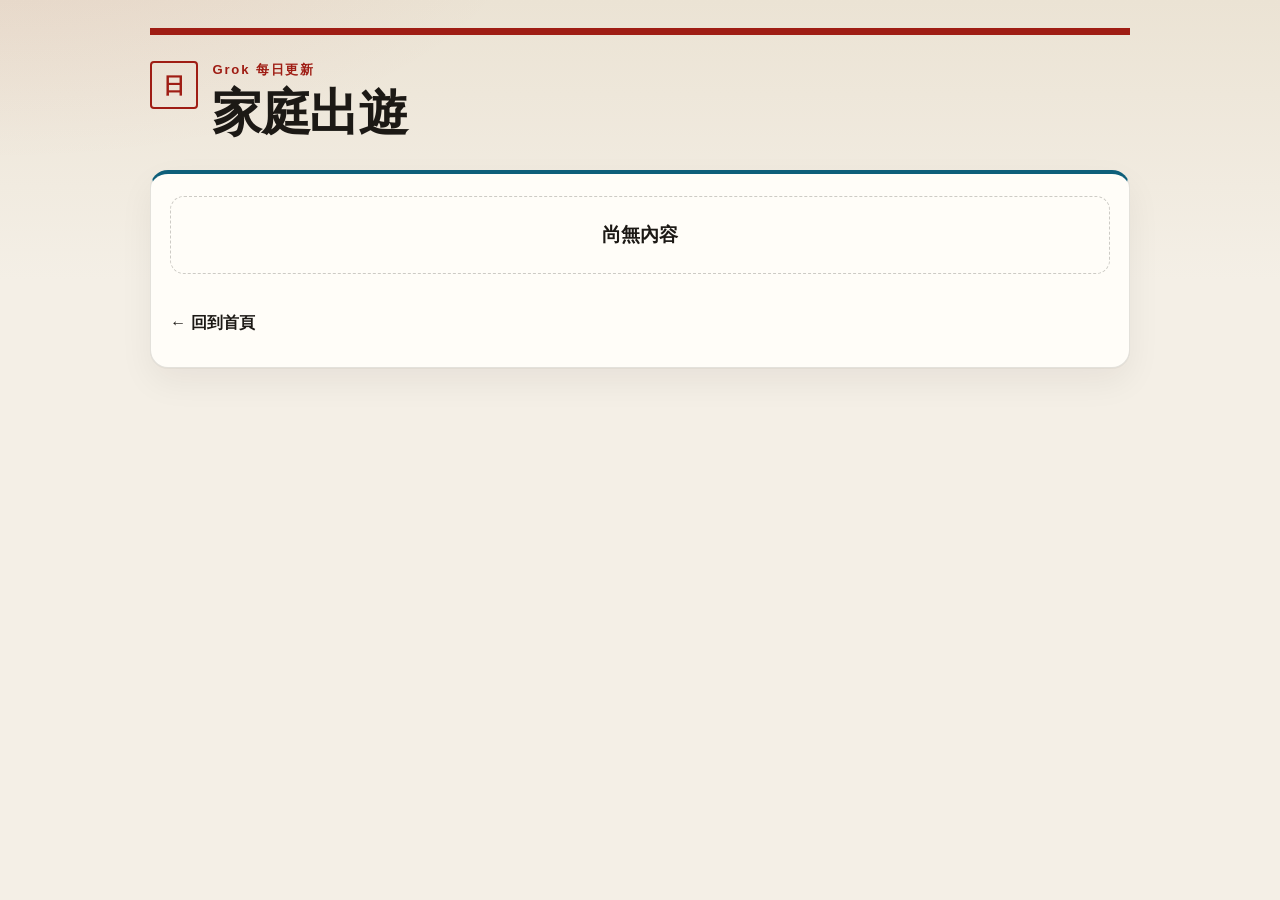
<file: travel/index.html>
<!DOCTYPE html>
<html lang="zh-Hant">
<head>
  <meta charset="utf-8">
  <meta name="viewport" content="width=device-width, initial-scale=1">
  <meta name="description" content="家庭出遊。Grok 每日更新。">
  <meta name="theme-color" content="#0e5f7a">
  <title>家庭出遊 — Grok 每日更新</title>
  <link rel="stylesheet" href="../assets/style.css">
</head>
<body>
  <div class="wrap">
    <header class="site-header">
      <div class="brand">
        <span class="seal" aria-hidden="true">日</span>
        <div>
          <p class="eyebrow"><a href="../">Grok 每日更新</a></p>
          <h1>家庭出遊</h1>
        </div>
      </div>
    </header>
    <main>
      <section class="panel card--travel" aria-label="家庭出遊">
        <p class="empty">尚無內容</p>
        <a class="back" href="../">← 回到首頁</a>
      </section>
    </main>
  </div>
</body>
</html>
</file>
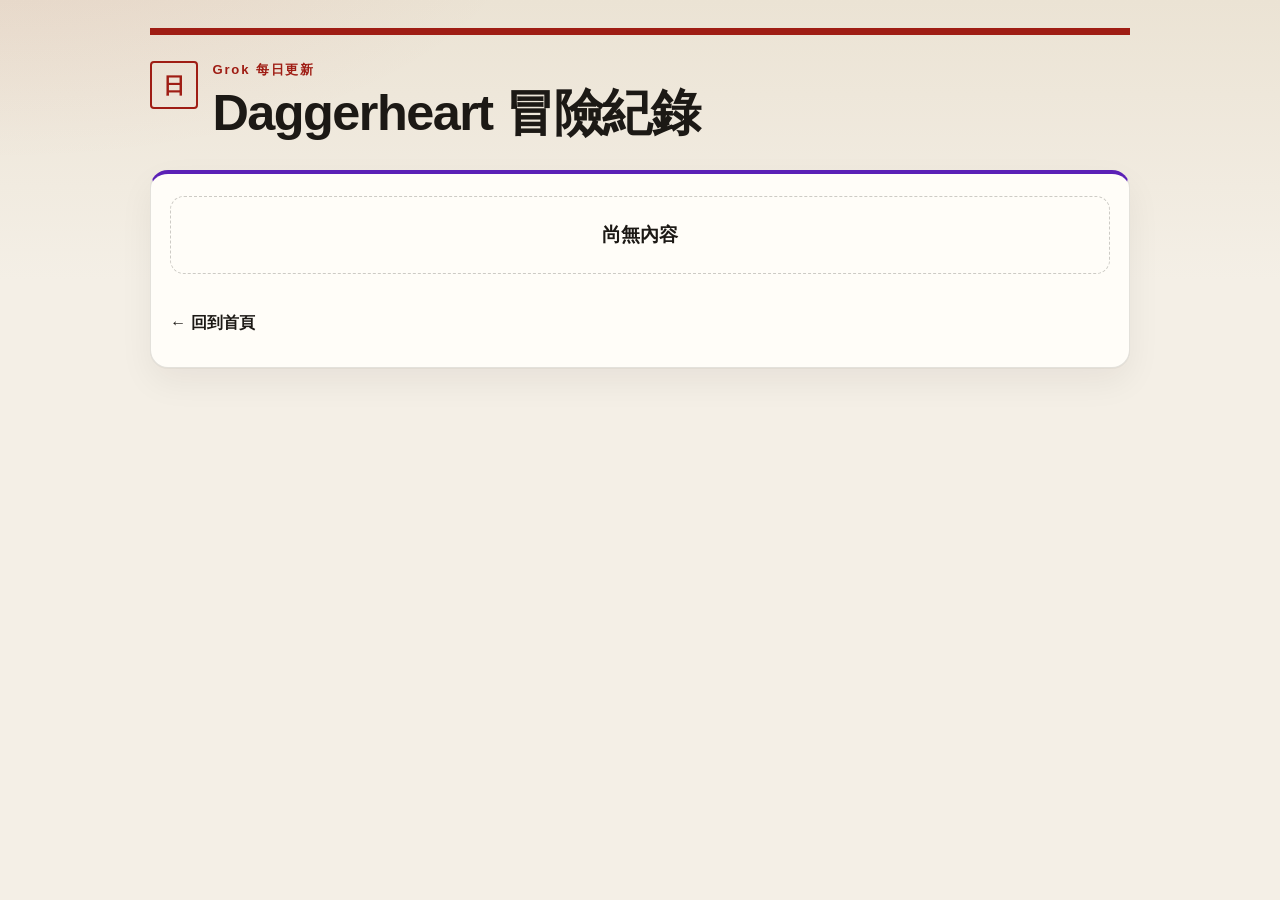
<file: trpg/index.html>
<!DOCTYPE html>
<html lang="zh-Hant">
<head>
  <meta charset="utf-8">
  <meta name="viewport" content="width=device-width, initial-scale=1">
  <meta name="description" content="Daggerheart 冒險紀錄。Grok 每日更新。">
  <meta name="theme-color" content="#5b21b6">
  <title>Daggerheart 冒險紀錄 — Grok 每日更新</title>
  <link rel="stylesheet" href="../assets/style.css">
</head>
<body>
  <div class="wrap">
    <header class="site-header">
      <div class="brand">
        <span class="seal" aria-hidden="true">日</span>
        <div>
          <p class="eyebrow"><a href="../">Grok 每日更新</a></p>
          <h1>Daggerheart 冒險紀錄</h1>
        </div>
      </div>
    </header>
    <main>
      <section class="panel card--trpg" aria-label="Daggerheart 冒險紀錄">
        <p class="empty">尚無內容</p>
        <a class="back" href="../">← 回到首頁</a>
      </section>
    </main>
  </div>
</body>
</html>
</file>
<file: assets/style.css>
:root {
  color-scheme: light;
  --bg: #f4efe6;
  --bg-deep: #ebe3d4;
  --ink: #1c1915;
  --muted: #5c564c;
  --card: #fffdf8;
  --line: rgba(28, 25, 21, 0.12);
  --cinnabar: #9f1d14;
  --game: #176b42;
  --trpg: #5b21b6;
  --travel: #0e5f7a;
  --food: #9a3412;
  --notes: #334155;
  --shadow: 0 1px 0 rgba(28, 25, 21, 0.04), 0 14px 34px rgba(28, 25, 21, 0.06);
  --tone: var(--cinnabar);
}

*,
*::before,
*::after {
  box-sizing: border-box;
}

html {
  -webkit-text-size-adjust: 100%;
}

body {
  margin: 0;
  min-height: 100vh;
  font-family: "PingFang TC", "Hiragino Sans CNS", "Noto Sans CJK TC", "Noto Sans TC", "Microsoft JhengHei", "Heiti TC", sans-serif;
  background:
    radial-gradient(900px 420px at 0% -10%, rgba(159, 29, 20, 0.08), transparent 60%),
    linear-gradient(180deg, var(--bg-deep), var(--bg) 280px);
  color: var(--ink);
  line-height: 1.7;
}

a {
  color: var(--cinnabar);
}

a:hover {
  text-decoration-thickness: 2px;
}

a:focus-visible {
  outline: 2px solid var(--ink);
  outline-offset: 3px;
}

.wrap {
  width: min(980px, calc(100% - 2rem));
  margin: 0 auto;
  padding: 1.75rem 0 3rem;
}

.site-header {
  padding-top: 0.35rem;
  margin-bottom: 1.75rem;
  border-top: 7px solid var(--cinnabar);
}

.brand {
  display: flex;
  align-items: flex-start;
  gap: 0.9rem;
  margin-top: 1.15rem;
}

.seal {
  flex: 0 0 auto;
  display: grid;
  place-items: center;
  width: 3rem;
  height: 3rem;
  margin-top: 0.15rem;
  border: 2px solid var(--cinnabar);
  border-radius: 4px;
  color: var(--cinnabar);
  font-weight: 700;
  font-size: 1.35rem;
  line-height: 1;
  letter-spacing: 0;
}

.eyebrow {
  margin: 0 0 0.2rem;
  color: var(--cinnabar);
  font-size: 0.82rem;
  font-weight: 650;
  letter-spacing: 0.14em;
}

.eyebrow a {
  color: inherit;
  text-decoration: none;
}

.eyebrow a:hover {
  text-decoration: underline;
}

h1 {
  margin: 0;
  font-size: clamp(2rem, 7vw, 3.15rem);
  font-weight: 750;
  line-height: 1.15;
  letter-spacing: -0.03em;
}

.lede {
  max-width: 40rem;
  margin: 1rem 0 0;
  color: var(--muted);
  font-size: 1.05rem;
}

.card-grid {
  display: grid;
  grid-template-columns: repeat(auto-fit, minmax(min(100%, 16.5rem), 1fr));
  gap: 0.9rem;
}

.card {
  display: flex;
  flex-direction: column;
  min-height: 100%;
  background: var(--card);
  border: 1px solid var(--line);
  border-radius: 18px;
  box-shadow: var(--shadow);
}

.card--game { --tone: var(--game); }
.card--trpg { --tone: var(--trpg); }
.card--travel { --tone: var(--travel); }
.card--food { --tone: var(--food); }
.card--notes { --tone: var(--notes); }

.card-main {
  display: flex;
  flex: 1;
  flex-direction: column;
  gap: 0.35rem;
  padding: 1.15rem 1.15rem 1.2rem;
  border-top: 4px solid var(--tone);
  border-radius: 18px 18px 0 0;
  color: inherit;
  text-decoration: none;
}

.card-main:hover h2,
.card-main:focus-visible h2 {
  color: var(--tone);
}

.card-main:focus-visible {
  outline-offset: -3px;
}

.kicker {
  margin: 0;
  color: var(--tone);
  font-size: 0.78rem;
  font-weight: 700;
  letter-spacing: 0.08em;
}

.card h2 {
  margin: 0;
  font-size: 1.35rem;
  line-height: 1.35;
}

.arrow {
  display: inline-block;
  margin-left: 0.15rem;
  font-size: 0.95em;
}

.card-main p:last-child {
  margin: 0.15rem 0 0;
  color: var(--muted);
}

.card-extra {
  margin: 0;
  padding: 0 1.15rem 1.1rem;
  font-size: 0.95rem;
}

.card-extra a {
  color: var(--food);
  font-weight: 650;
}

.panel {
  padding: 1.35rem 1.2rem 1.45rem;
  background: var(--card);
  border: 1px solid var(--line);
  border-top: 4px solid var(--tone, var(--cinnabar));
  border-radius: 18px;
  box-shadow: var(--shadow);
}

.panel p {
  margin: 0 0 0.8rem;
}

.empty {
  margin: 0.35rem 0 0;
  padding: 1.35rem 1rem;
  border: 1px dashed rgba(28, 25, 21, 0.22);
  border-radius: 14px;
  background: rgba(255, 253, 248, 0.65);
  text-align: center;
  font-size: 1.2rem;
  font-weight: 700;
}

.back {
  display: inline-flex;
  align-items: center;
  min-height: 44px;
  margin-top: 0.85rem;
  color: var(--ink);
  font-weight: 700;
  text-decoration: none;
}

.back:hover {
  color: var(--cinnabar);
  text-decoration: underline;
}

.site-footer {
  margin-top: 1.75rem;
  color: var(--muted);
  font-size: 0.9rem;
}

.site-footer p {
  margin: 0;
}

@media (max-width: 480px) {
  .wrap {
    width: min(980px, calc(100% - 1.4rem));
  }

  .card-main,
  .panel {
    padding-left: 1rem;
    padding-right: 1rem;
  }
}

@media (prefers-reduced-motion: reduce) {
  * {
    scroll-behavior: auto;
  }
}
</file>
